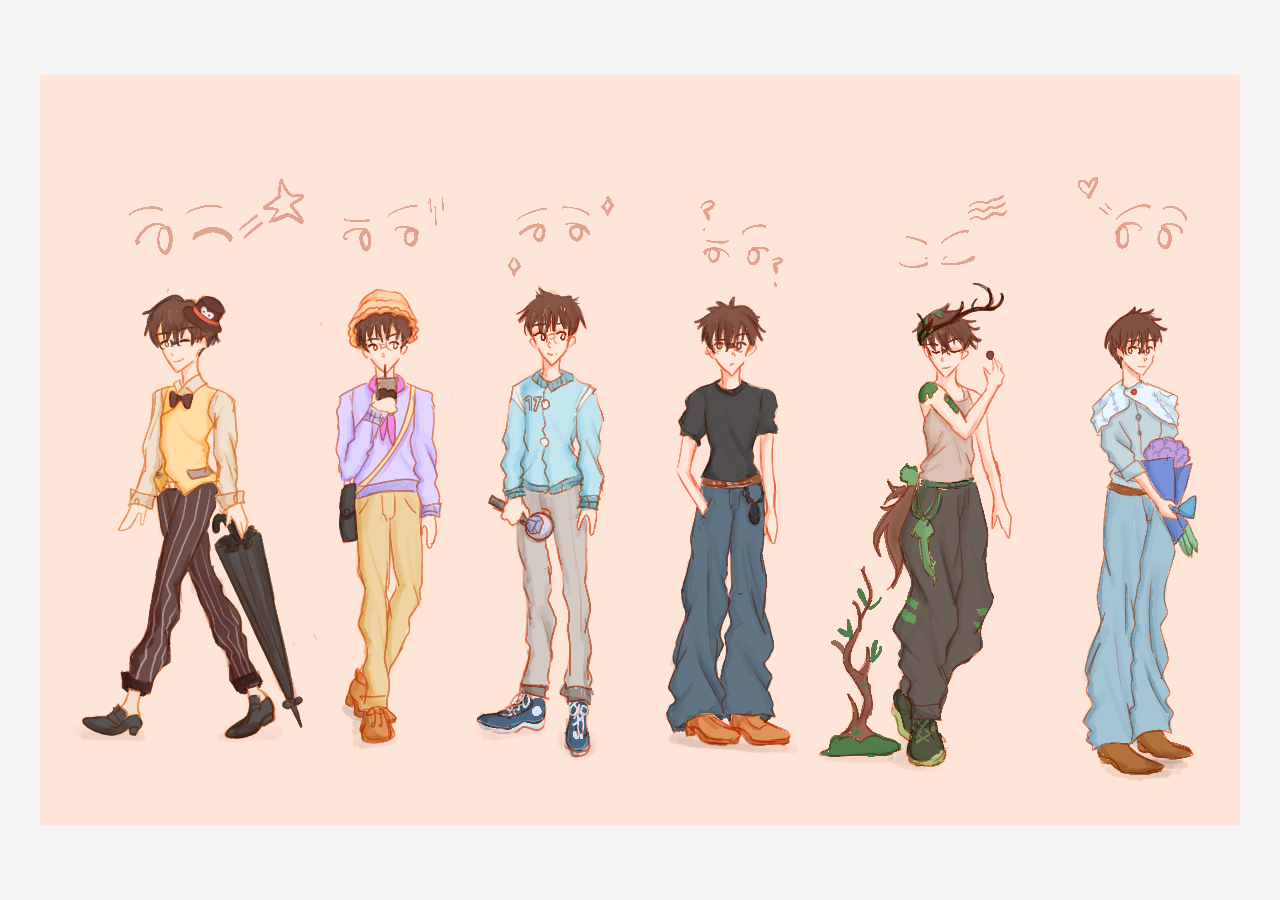
<file: everypictureexperiment/index.html>
<!DOCTYPE html>
<html lang="en">
<head>
    <meta charset="UTF-8">
    <meta name="viewport" content="width=device-width, initial-scale=1.0">
    <title>Every Picture Experiment</title>
    <link rel = "stylesheet" href="styles.css">
    <script src="script.js" defer></script>
</head>
<body>
    <div class="image-container">

    <!-- Main Image -->
    <img id="mainImage" src="images/mainimage.svg" class="layer">

    <!-- Outline Layers -->
    <img src="images/orangehover.svg" class="layer outline">
    <img src="images/pinkhover (1).svg" class="layer outline">
    <img src="images/bluehover.svg" class="layer outline">
    <img src="images/grayhover.svg" class="layer outline">
    <img src="images/greenhover.svg" class="layer outline">
    <img src="images/lavenderhover.svg" class="layer outline">

    <!-- Image Hover Zones -->
    <div class="hover-zone" style="top: 200px; left: 90px;"></div>
    <div class="hover-zone" style="top: 200px; left: 250px;"></div>
    <div class="hover-zone" style="top: 200px; left: 450px;"></div>
    <div class="hover-zone" style="top: 200px; left: 625px;"></div>
    <div class="hover-zone" style="top: 200px; left: 850px;"></div>
    <div class="hover-zone" style="top: 200px; left: 1050px;"></div>
    

</div>
</body>
</html>
</file>
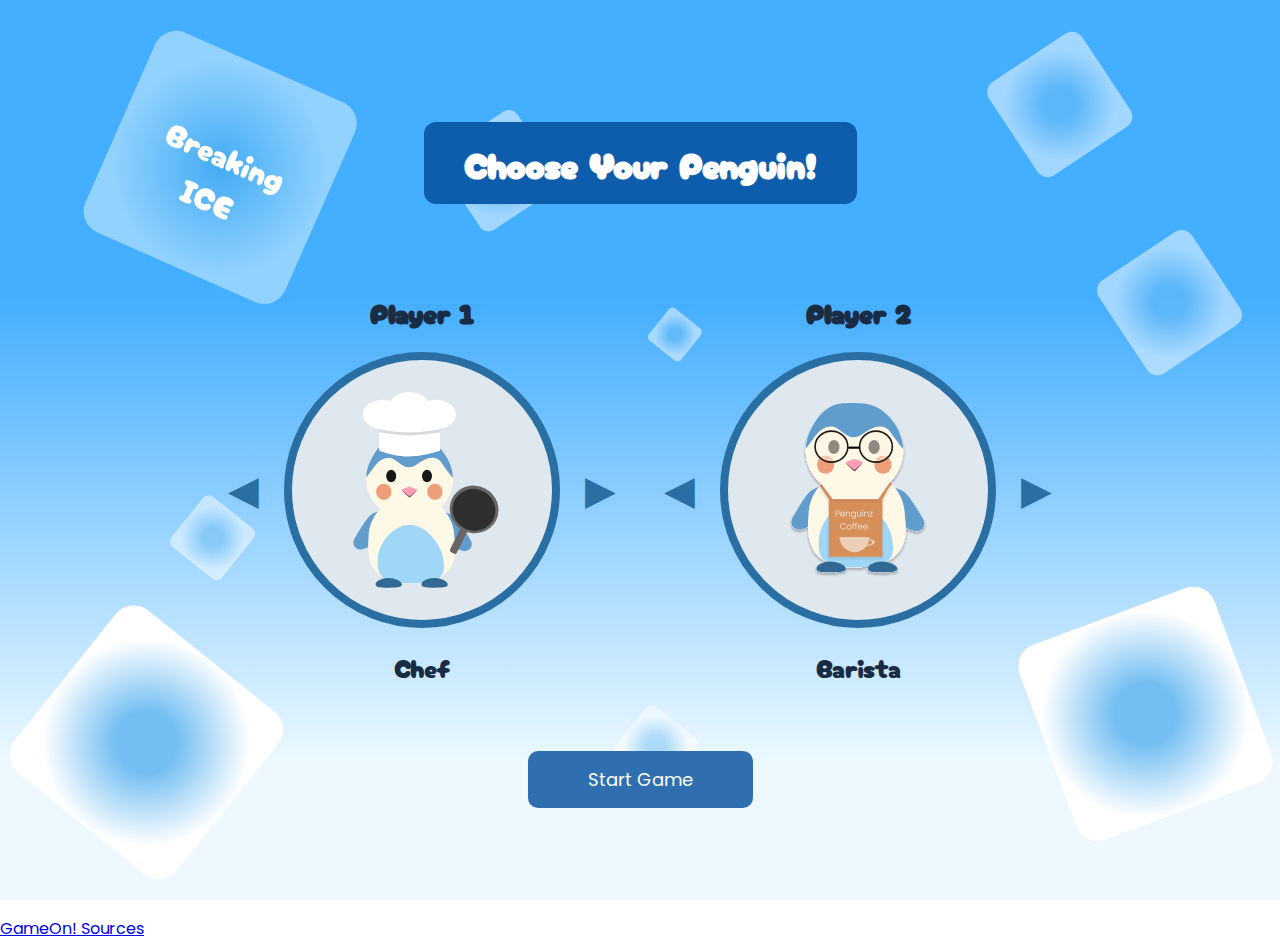
<file: finalgameoncode/index.html>
<!DOCTYPE html>
<html lang="en">
<head>
    <meta charset="UTF-8">
    <meta name="viewport" content="width=device-width, initial-scale=1.0">
    <title>Breaking Ice</title>
    <link rel="stylesheet" href="styles.css">
    <script src="script.js" defer></script>
    <link rel="preconnect" href="https://fonts.googleapis.com">
    <link href="https://fonts.googleapis.com/css2?family=Cherry+Bomb+One&family=Poppins:ital,wght@0,100;0,200;0,300;0,400;0,500;0,600;0,700;0,800;0,900;1,100;1,200;1,300;1,400;1,500;1,600;1,700;1,800;1,900&display=swap" rel="stylesheet">
</head>

<body>

    <!-- Overlay -->

    <div id="avatarOverlay">

        <h2 class="overlayTitle">Choose Your Penguin!</h2>

        <div class="avatar-selection">

            <!-- Player 1 -->

            <div class="avatar-picker">

                <h3>Player 1</h3>

                <div class="penguin-circle">
                    <button id="p1Left" class="arrow">&#9664;</button>
                    <img id="p1Avatar" src="images/penguinChef.svg" alt = "chef penguin">
                    <button id="p1Right" class="arrow">&#9654;</button>
                </div>

                <p class="penguinName" id="p1Name">Chef</p>

            </div>


            <!-- Player 2 -->

            <div class="avatar-picker">

                <h3>Player 2</h3>

                <div class="penguin-circle">
                    <button id="p2Left" class="arrow">&#9664;</button>
                    <img id="p2Avatar" src="images/penguinBarista.svg" alt = "barista penguin">
                    <button id="p2Right" class="arrow">&#9654;</button>
                </div>

                <p class="penguinName" id="p2Name">Barista</p>

            </div>

        </div>

        <button id="confirmSelection">Start Game</button>

    </div>


    <!-- Main Game  -->

    <div class="container">

        <aside class="sidebar">

            <h1>Breaking ICE</h1>

            <h2>Instructions!</h2>

            <ul>
                <li>Your goal is to reach 25 points before your opponent!</li>
                <li>Each turn, a player rolls two dice. If neither die shows a 1, the total is added to the player's score.</li>
                <li>A player may continue rolling or choose to pass and keep their points. </li>
                <li>If one die rolls a 1, the turn ends immediately and no points are gained. If both dice roll 1, the player breaks the ice and their total score resets to 0.</li>
                <li>Reach 25 points first while avoiding breaking the ice. Good luck players!</li>
            </ul>

        </aside>


        <main class="game-area">

            <h2 class="title">Roll the Ice?</h2>

            <div class="players">

                <!-- Player 1 -->

                <div class="player">
                    <div class="player-label">Player 1</div>
                    <div class="avatar-box" id="player1Avatar">Avatar</div>
                    <div class="score-box" id="scoreP1">Score: 0</div>
                </div>


                <!-- Dice Area -->

                <div class="dice-area">
                    <div id="game">
                        <img src="images/dice1.svg" width="70" alt = "dice 1">
                        <img src="images/dice2.svg" width="70" alt = "dice 2">
                    </div>
                </div>


                <!-- Player 2 -->

                <div class="player">
                    <div class="player-label">Player 2</div>
                    <div class="avatar-box" id="player2Avatar">Avatar</div>
                    <div class="score-box" id="scoreP2">Score: 0</div>
                </div>

            </div>


            <!-- Buttons -->

            <div id="actions">
                <button id="roll">Roll</button>
                <button id="pass">Pass</button>
                <button id="newGame" style="display:none;">Start New Game</button>
            </div>

        </main>

    </div>
    <footer class="footer">
        <p><a href="sources.html">GameOn! Sources</a></p>
    </footer>

</body>
</html>
</file>
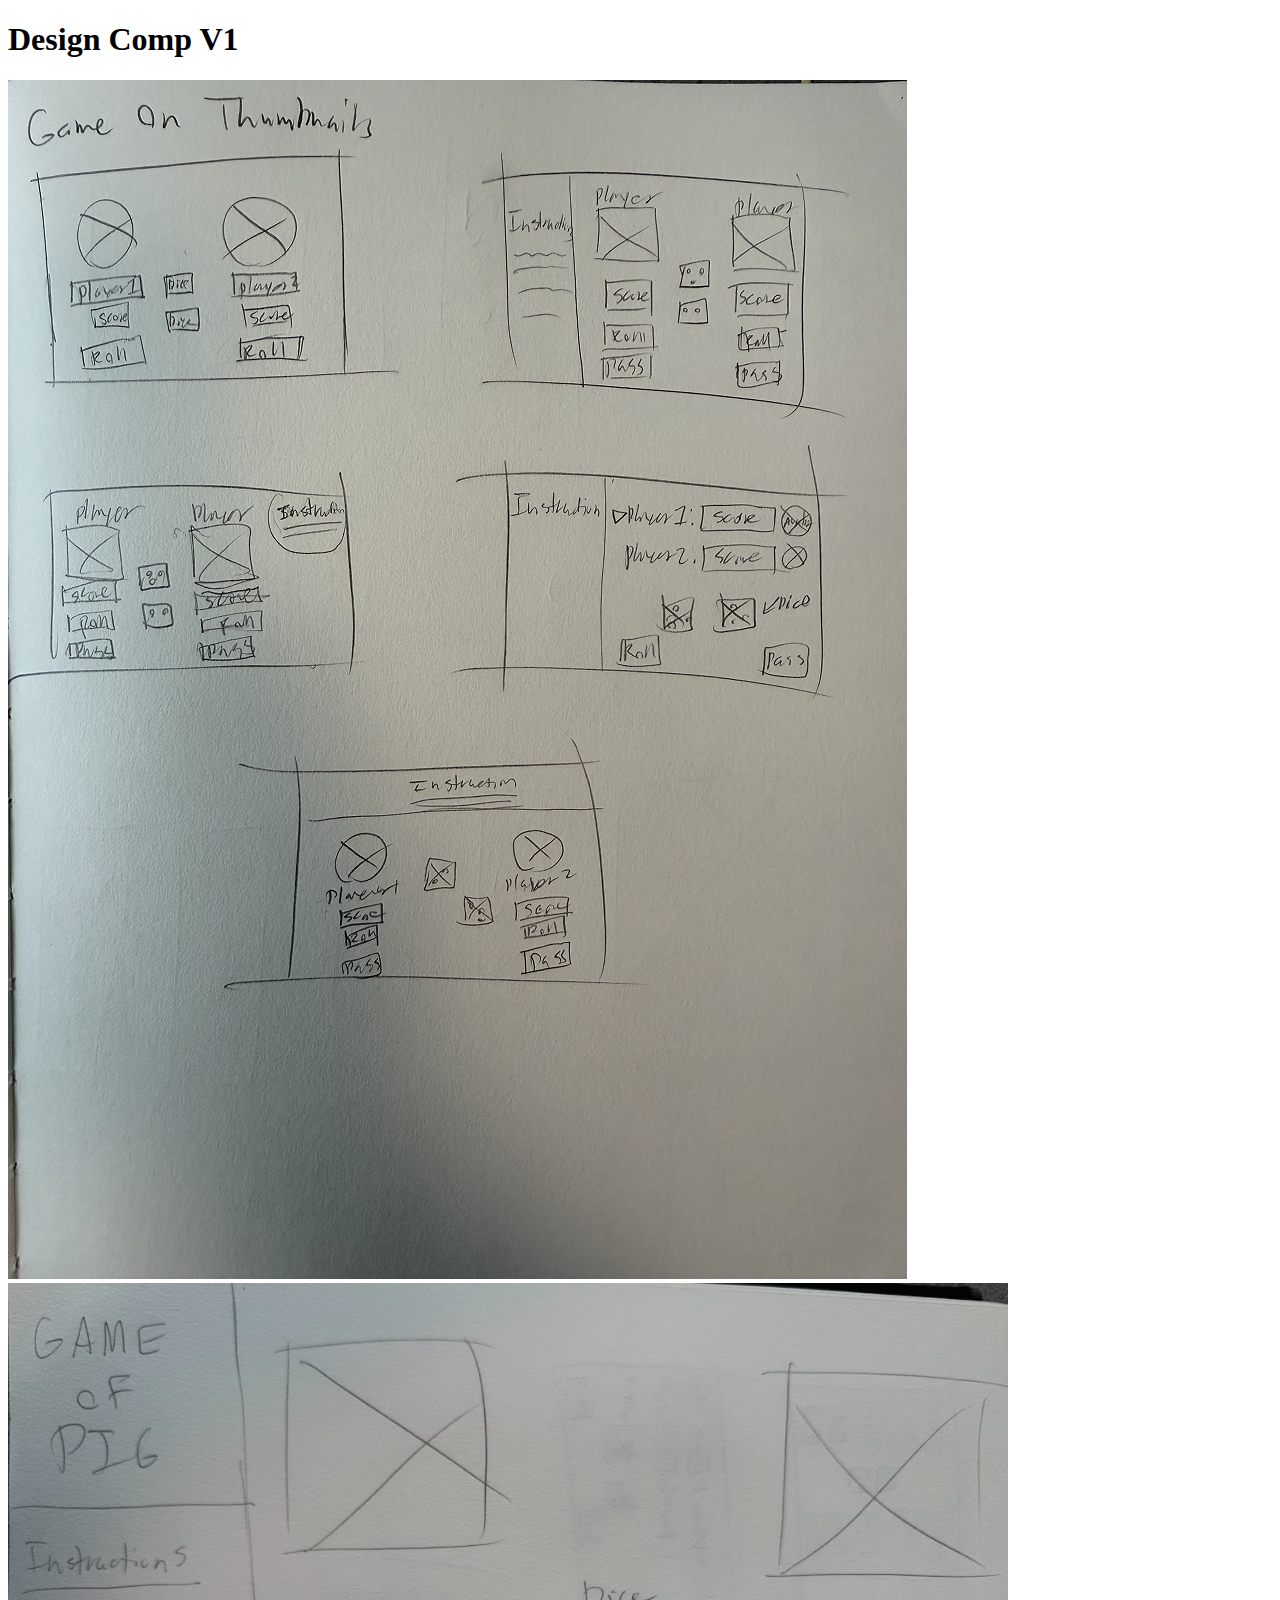
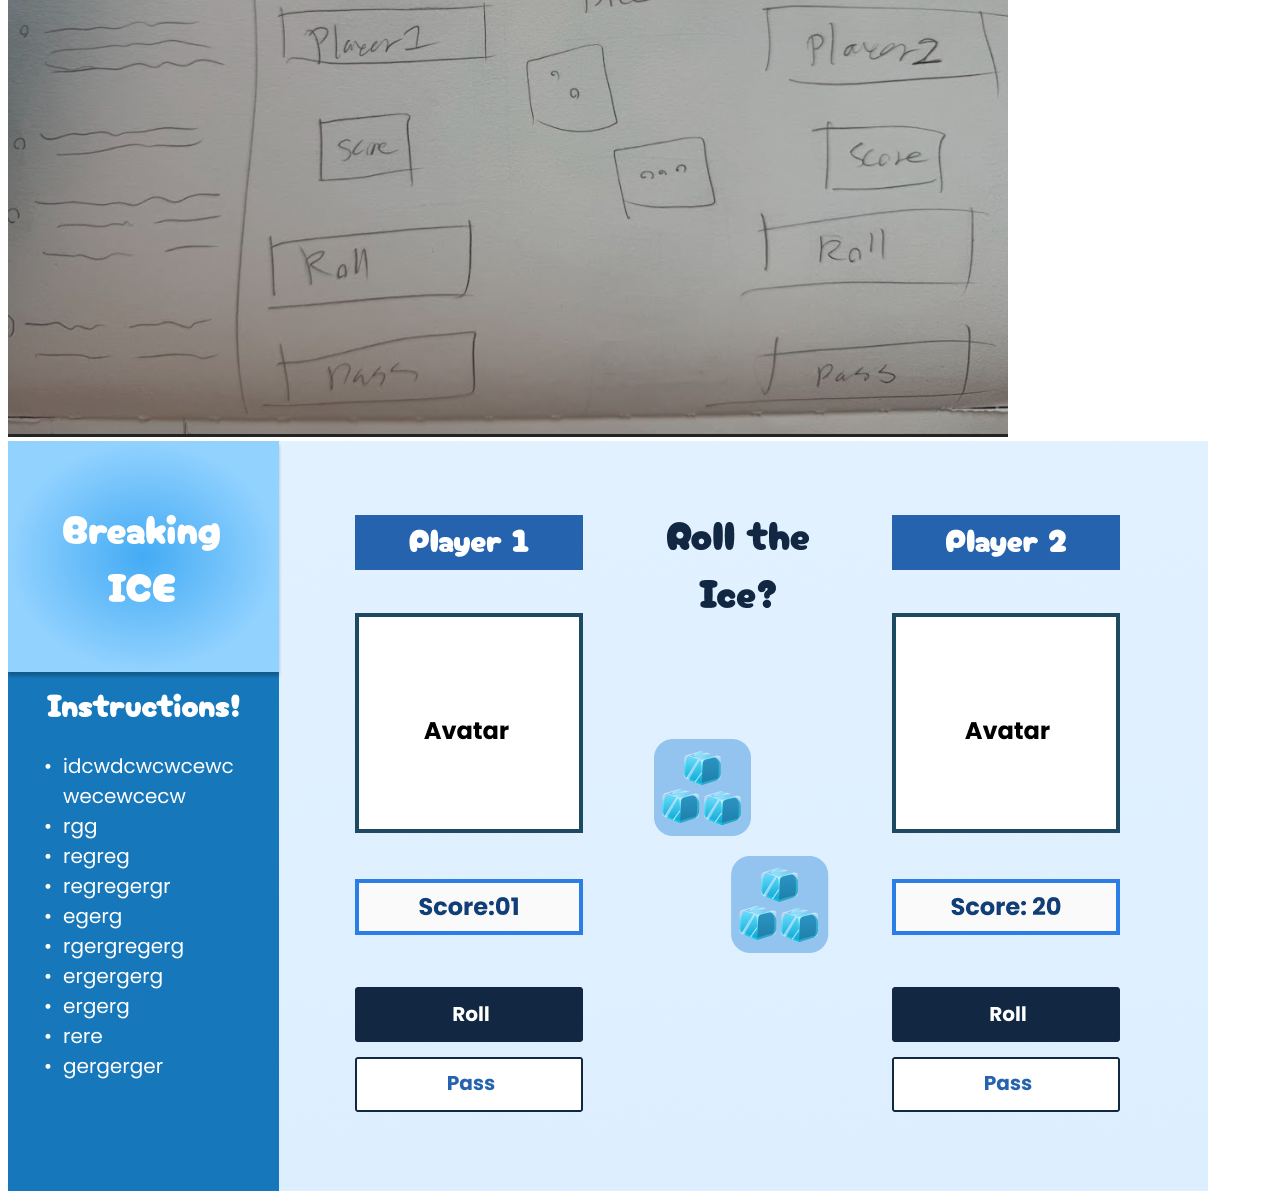
<file: gameonv1/index.html>
<!DOCTYPE html>
    <html lang="en">
    <head>
        <meta charset="UTF-8">
        <meta name="viewport" content="width=device-width, initial-scale=1.0">
        <title>Game On Design v1</title>
    </head>
    <body>
        <header>
            <h1>Design Comp V1</h1>
        </header>
        
        <main>
            <img src ="images/gameOnThumbnails.png"alt="sketch thumbnails">
            <img src ="images/gameOnSketch.png"alt="sketch big">
            <img src ="images/gameOnDesignComp.png"alt="digital design comp">
        </main>
        
    </body>
    </html>
</file>
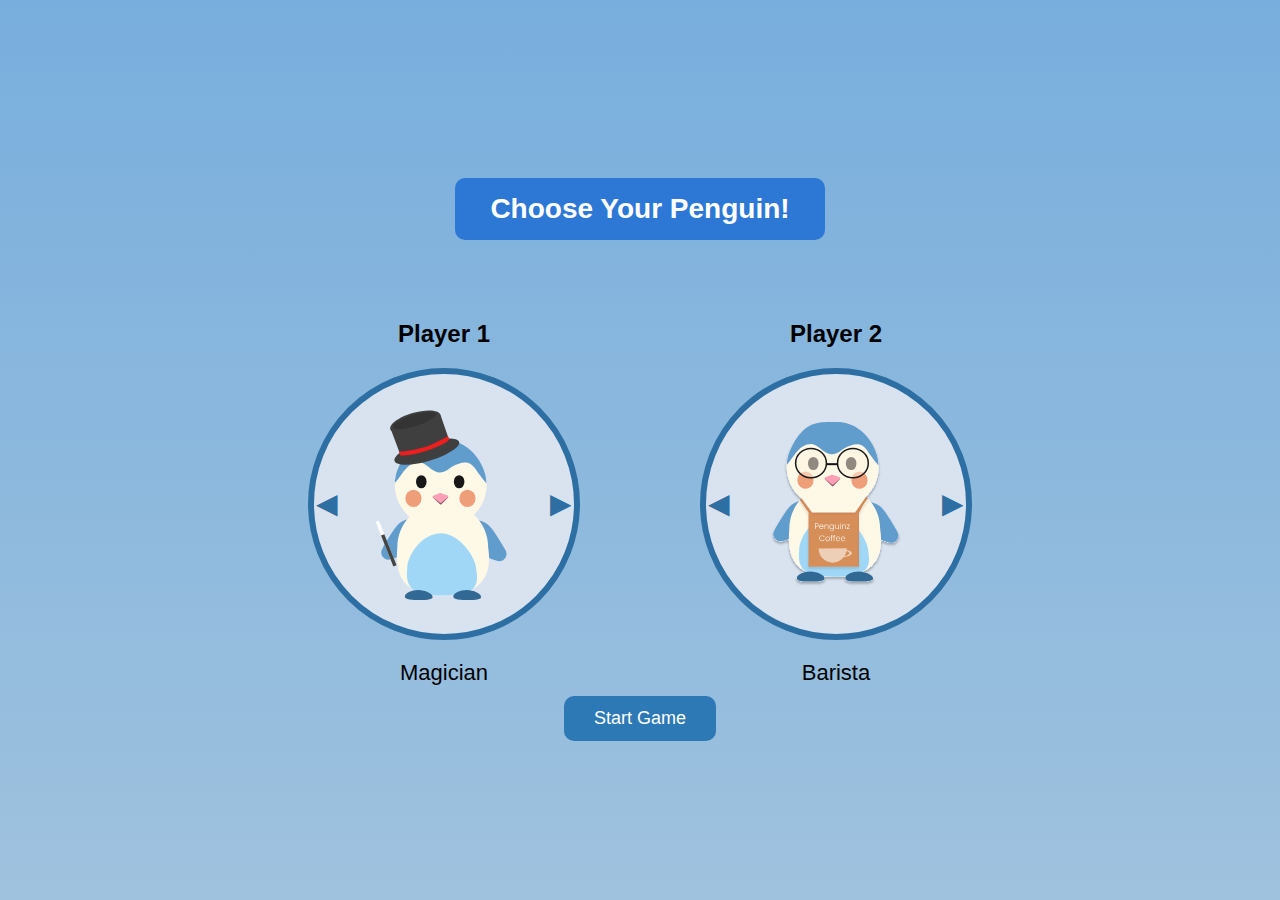
<file: gameonv1htmlcss/index.html>
<!DOCTYPE html>
<html lang="en">
<head>
<meta charset="UTF-8">
<meta name="viewport" content="width=device-width, initial-scale=1.0">
<title>GameOn! HTML CSS</title>

<link rel="stylesheet" href="styles.css">

<script src="script.js" defer></script>
</head>

<body>

<!-- AVATAR SELECTION OVERLAY -->

<div class="avatar-overlay" id="avatarOverlay">

<h1 class="overlay-title">Choose Your Penguin!</h1>

<div class="selection-area">

<!-- PLAYER 1 -->

<div class="avatar-picker">

<h2>Player 1</h2>

<div class="avatar-display">
<button class="arrow left">&#9664;</button>

<img id="p1Avatar" src="images/penguinMagician.svg" alt="penguin">

<button class="arrow right">&#9654;</button>
</div>

<p class="avatar-name">Magician</p>

</div>


<!-- PLAYER 2 -->

<div class="avatar-picker">

<h2>Player 2</h2>

<div class="avatar-display">
<button class="arrow left">&#9664;</button>

<img id="p2Avatar" src="images/penguinBarista.svg" alt="penguin">

<button class="arrow right">&#9654;</button>
</div>

<p class="avatar-name">Barista</p>

</div>

</div>

<button id="confirmSelection" class="confirm">Start Game</button>

</div>


<main>

<div class="container">

<!-- SIDEBAR -->

<aside class="sidebar">

<h2>Breaking ICE</h2>

<div class="instructions">

<h3>Instructions!</h3>

<ul>
<li>Roll the ice blocks (dice)!</li>
<li>If you roll a 1 on either ice block, you lose your turn.</li>
<li>If both ice blocks are 1's, you break the ice and your score resets to 0.</li>
<li>First player to 25 points wins!</li>

</ul>

</div>

</aside>


<!-- MAIN GAME AREA -->

<section class="game-area">

<h2 class="title">Roll the Ice?</h2>

<div id="gamecontrol"></div>

<div class="players">


<!-- PLAYER 1 -->

<div class="player">

<h3>Player 1</h3>

<div class="avatar" id="player1Avatar"></div>

<div class="score" id="score"></div>

</div>


<!-- DICE AREA -->

<div class="dice" id="game"></div>


<!-- PLAYER 2 -->

<div class="player">

<h3>Player 2</h3>

<div class="avatar" id="player2Avatar"></div>

<div class="score" id="actions"></div>

</div>

</div>

</section>

</div>

</main>

</body>
</html>
</file>
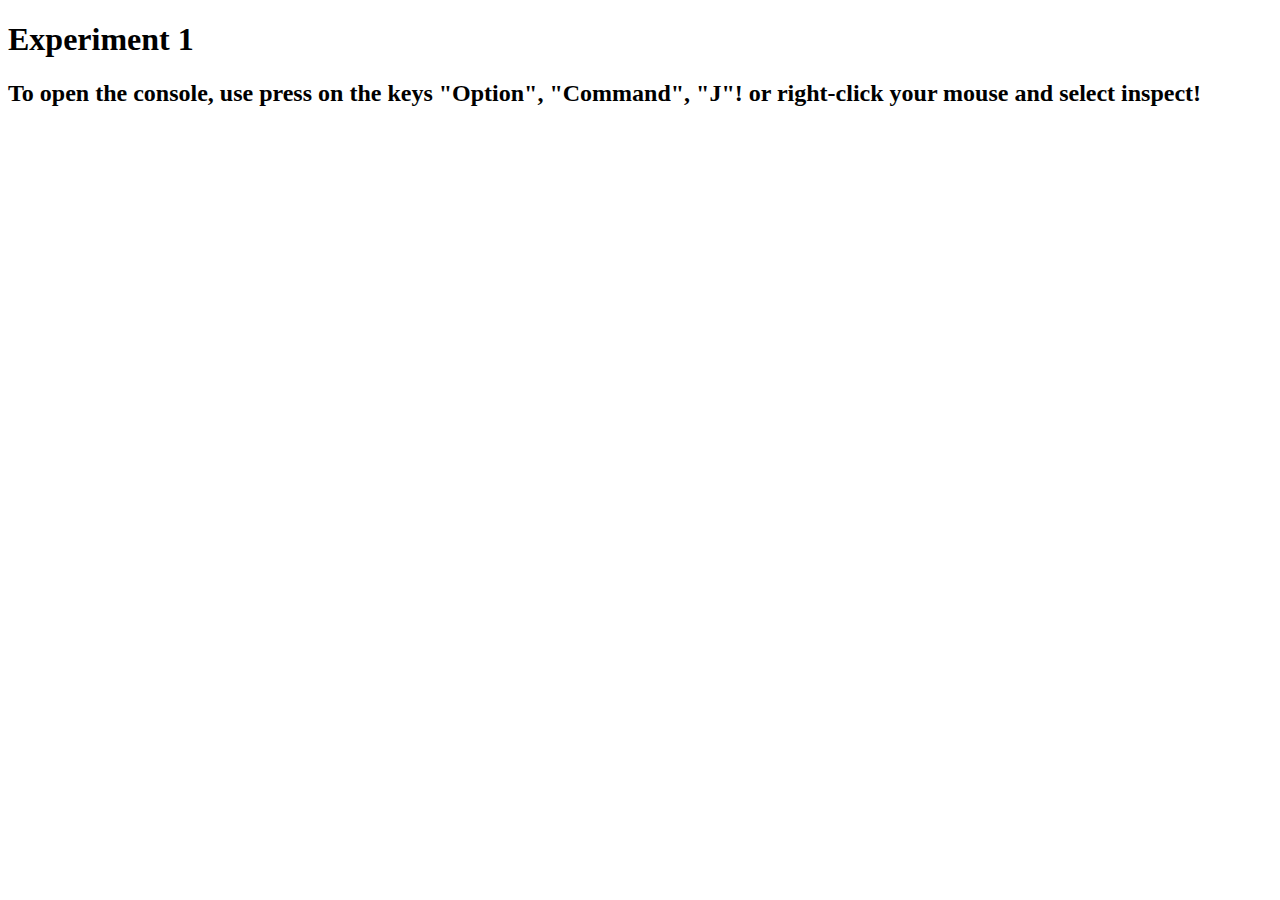
<file: exp/exp.html>
<!DOCTYPE html>
<html lang="en">
<head>
   <meta charset="UTF-8">
   <meta name="viewport" content="width=device-width, initial-scale=1.0">
   <title>Experiment 1</title>
</head>
<body>
   <h1>Experiment 1 </h1>
   <h2> To open the console, use press on the keys "Option", "Command", "J"! or right-click your mouse and select inspect!</h2>


   <script>
       // My program prompts the user to answer a question about how they're feeling. Since it's a bad feeling, the program generates a list from 1-100. The list has two phrases to cheer them up. But the whole idea is that the program is awkward at cheering the user up, making it a funny encounter.
       // var feeling = prompt("Hey! How are you today? (type something negative)", ""); is the sequence
       // for (var i = 1; i <= 100; i++) { is the loop
       // if (i % 3 === 0) {
       //     console.log("Fizz");
       // } else if (i % 5 === 0) {
       //     console.log("Buzz");
       // } else {
       //     console.log(i);
       // } is the selection


   console.log(`That's wonderful!! or um...I feel great you feel ba..umm..??? Anyways!!!! glad you're feeling ${feeling}, I think!! Let's cheer you up! look at numbers! Some of it's changed!`);
       var feeling= prompt("Hey! How are you today? (type something negative)", "");


       console.log(`That's wonderful!! or um...I feel great you feel ba..umm..??? Anyways!!!! glad you're feeling ${feeling}, I think!! Let's cheer you up! look at numbers! Some of it's changed!`);


       for ( var i=1; i <=100; i ++) {
           if (i % 3 === 0) {
               console.log("Pudding, isn't it good! I'm good at being positive!");
           } else if (i% 5 === 0){
               console.log ("Cheeseburger, isn't it good?!I'm so good at being positive!!...I think")
           } else{
               console.log (i);
           }
       }


   </script>
</body>
</html>
</file>
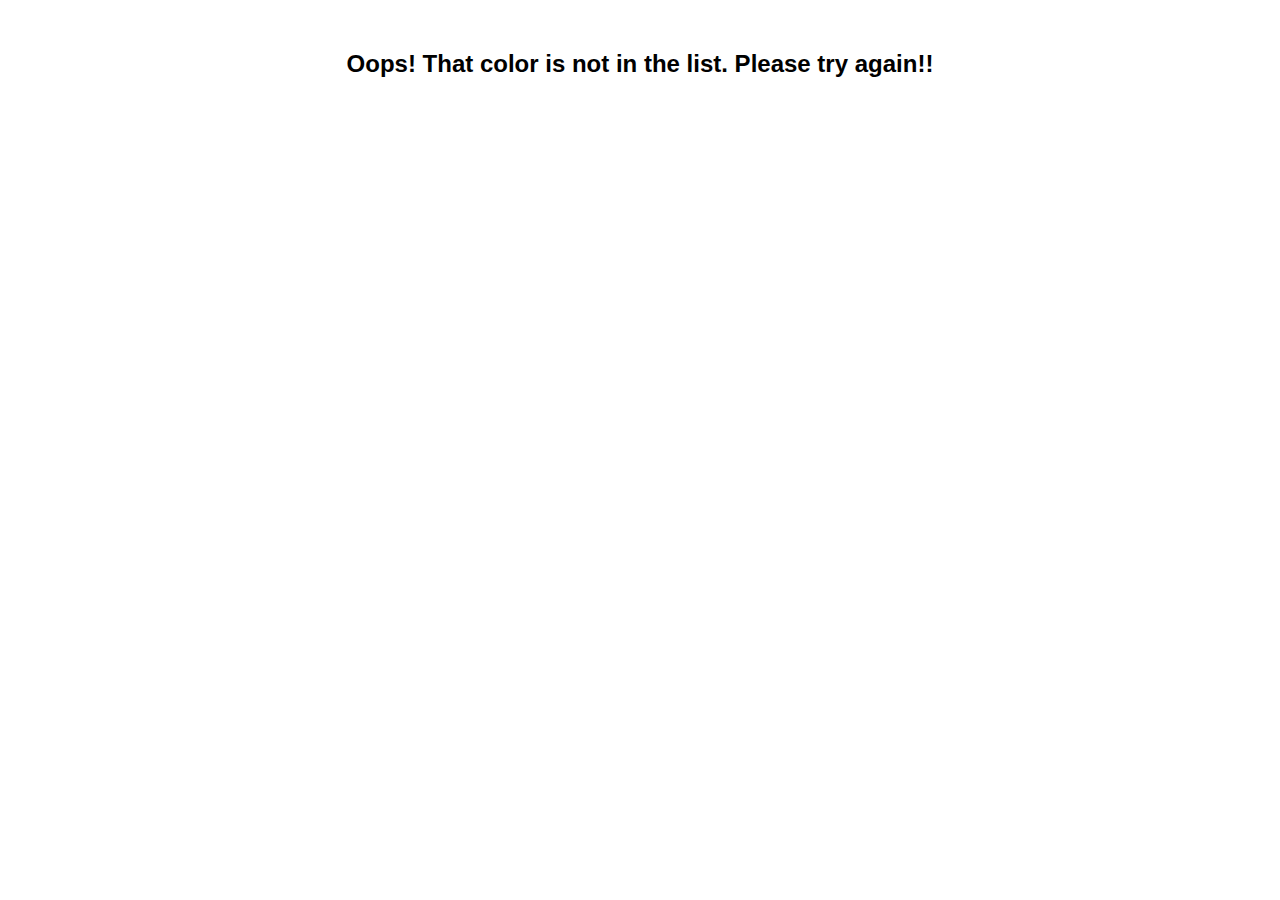
<file: exp/exp2.html>
<!DOCTYPE html>
<html lang="en">
<head>
    <meta charset="UTF-8">
    <meta name="viewport" content="width=device-width, initial-scale=1.0">
    <title>Experiment 2</title>
    <style>
        body {
            font-family: Arial;
            text-align: center;
            margin-top: 50px;
            margin-bottom: 20px;
        }
    </style>
</head>
<body>
    <h2 class="message"></h2>

    <script>
        // My experiment prompts the user to choose a list of colors from an array. Depending on the color typed, the browser would give a list of foods that are associated with the colors. If the user types in a color not from the list or mispells a color, the browser would prompt the user to try again and re-type their answer.
        var userColor = prompt("Hey! What kind of color are you hungry for today? (select from purple, blue, red, yellow)", "");
        var colors = ['purple', 'blue', 'red', 'yellow'];
        var uniqueMessage = document.querySelector(".message"); 

        if (userColor) userColor = userColor.toLowerCase();

        function isValidColor(color) {
            for (let i = 0; i < colors.length; i++) {
                if (color === colors[i]) {
                    return true;
                }
            }
            return false; 
        }

        if (isValidColor(userColor)) {
            document.body.style.backgroundColor = userColor;

            if (userColor === "red") {
                uniqueMessage.innerHTML = "Oooh <em> red!!...might I suggest some strawberries? How about some pizza? Maybe some tomato pasta?? That sounds good!!";
            } else if (userColor === "blue") {
                uniqueMessage.innerHTML = "Oooh <em> blue!!...might I suggest some blueberries? Maybe a blue dessert, like a blueberry pie, cheesecake, or muffins!";
            } else if (userColor === "yellow") {
                uniqueMessage.innerHTML = "Oooh <em> yellow!!...might I suggest some bananas? Or some eggs, maybe like an omelette! Ooh I've recently seen banana matcha lattes becoming popular!! Maybe a banana drink sounds wonderful!";
            } else if (userColor === "purple") {
                uniqueMessage.innerHTML = "Oooh <em> purple!!...might I suggest some ube? Have you heard of ube? It's a purple yam from the Philippines! I've seen some ube flavored coffee! Sounds good as a dessert don't you think!";
            } 
        }
            else {
                uniqueMessage.innerHTML = "Oops! That color is not in the list. Please try again!!";
        }
    </script>
</body>
</html>
</file>
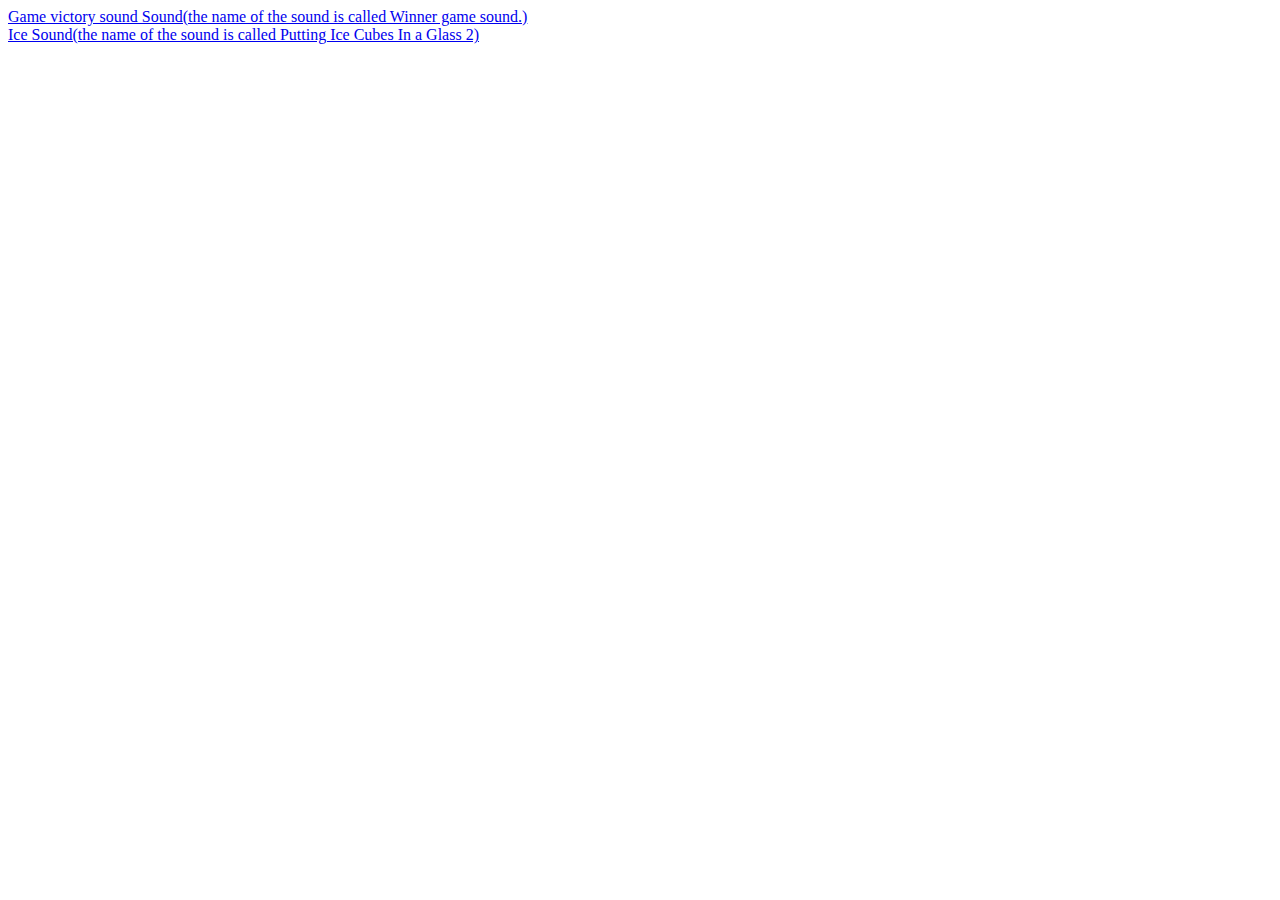
<file: finalgameoncode/sources.html>
<!DOCTYPE html>
<html lang="en">
<head>
    <meta charset="UTF-8">
    <meta name="viewport" content="width=device-width, initial-scale=1.0">
    <title>GameOn Sources</title>
</head>
<body>
    <li><a href="https://pixabay.com/sound-effects/search/victory%20win/">Game victory sound Sound(the name of the sound is called Winner game sound.)</a></li>
    <li><a href="https://pixabay.com/sound-effects/search/ice%20sound%20/">Ice Sound(the name of the sound is called Putting Ice Cubes In a Glass 2)</a></li>
</body>
</html>
</file>
<file: everypictureexperiment/styles.css>
body {
  margin: 0;
  display: flex;
  justify-content: center;
  align-items: center;
  height: 100vh;
  background: #f4f4f4;
}

.image-container {
  position: relative;
  width: 1200px;
  height: 750px;
}


.layer {
  position: absolute;
  top: 0;
  left: 0;
  width: 100%;
  height: 100%;
  object-fit: contain; 
  transition: opacity 0.3s ease;
}


#mainImage {
  position: absolute;
  top: 0;
  left: 0;
  width: 100%;
  z-index: 1;
  opacity: 1;
 
}


.outline {
  z-index: 2;
  opacity: 0;
  pointer-events: none;
}


.hover-zone {
  position: absolute;
  width: 120px; 
  height: 500px;
  cursor: pointer;
  z-index: 3;
  /* background: rgba(255, 0, 0, 0.3); */
}

#pictureoverlayorange {
  position: fixed;
  top: 0;
  left: 0;
  width: 100vw;
  height: 100vh;

  background-color: rgba(255, 140, 0, 0.95); 
  
  display: none; 

  justify-content: center;
  align-items: center;
  z-index: 100;
}

#pictureoverlayorange article {
  text-align: center;
  color: white;
}

#pictureoverlayorange img {
  max-width: 500px;
  display: block;
  margin: 0 auto 20px;
}
</file>
<file: finalgameoncode/styles.css>
body{
    margin:0;
    font-family: "Poppins", sans-serif;
    background-image:url("images/iceOverlayGameplay.svg"),linear-gradient(#d2ebff,#5fb2ff);
    background-repeat: no-repeat;
    background-size: contain, cover;
    background-position: center;
}

.container{
    display:flex;
    min-height:100vh;
}

html, body{
    height:100%;
}


/* Sidebar Instructions */

.sidebar{
    width:280px;
    background:#2874a6;
    color:white;
    padding:20px;
    
}

.sidebar h1{
    font-family:"Cherry Bomb One";
    font-size:36px;
}

.sidebar ul{
    margin-top:10px;
    line-height:1.4;
}


/* Game Area */

.game-area{
    flex:1;
    text-align:center;
}

.title{
    font-family:"Cherry Bomb One";
    font-size:40px;
    color:#1a2c44;
}


/* Player layout */

.players{
    display:flex;
    justify-content:center;
    align-items:center;
    gap:50px;
    margin-top:30px;
}

.player{
    text-align:center;
}

.player-label{
    background:#3c6fb3;
    color:white;
    padding:14px 40px;
    border-radius:6px;
    font-family:"Cherry Bomb One";
    font-size:24px;
}


/* Avatar */

.avatar-box{
    width:260px;
    height:260px;
    background:#eaeaea;
    border:5px solid #233a4f;
    display:flex;
    align-items:center;
    justify-content:center;
    margin:25px auto;
}

.avatar-box img{
    width:180px;
}


/* score boxes */

.score-box{
    border:4px solid #3c6fb3;
    padding:14px;
    font-size:24px;
    font-family: "Poppins", sans-serif;
    font-weight:bold;
    background:white;
}


/* Dice */

.dice-area{
    width:220px;
}

.dice-area img{
    width:120px;
    margin:0 5px;
}


/* Action Buttons */

#actions{
    margin-top:40px;
    display:flex;
    flex-direction:column;
    align-items:center;
    gap:10px;
    transform: translateY(-80px);
}

#roll{
    background:#132c4a;
    border:2px solid #132c4a;
    font-family: "Poppins", sans-serif;
    color:white;
    padding:15px 80px;
    font-size:18px;
    border-radius:5px;
}

#roll:hover{
    background: rgb(43, 87, 232);
    color: #ffffff;
    border:2px solid #132c4a;
}

#pass{
    background:white;
    border:2px solid #132c4a;
    font-family: "Poppins", sans-serif;
    padding:15px 75px;
    font-size:18px;
    border-radius:5px;
}

#pass:hover{
    background:#6290bf;
    color: white;
}

#newGame{
    background:#0a4882;
    color:white;
    border:none;
    margin-top:25px;
    padding:15px 35px;
    font-size:18px;
    border-radius:5px;
}

#newGame:hover{
    background:rgb(68, 174, 255);
}


/* Selecting avatar overlay */

#avatarOverlay{
    position: fixed;
    top:0;
    left:0;
    width:100%;
    height:100%;
    background-image:url("images/iceOverlay.svg"),linear-gradient(0deg, rgba(237,249,255,1) 15%, rgb(68, 174, 255) 67%);
    background-repeat: no-repeat;
    background-size: contain, cover;
    background-position: center;
    display:flex;
    flex-direction:column;
    align-items:center;
    justify-content:center;
    z-index:1;
}


/* Overlay Title */

.overlayTitle{
    font-family:"Cherry Bomb One";
    font-size:36px;
    background:#0e5dac;
    color:white;
    padding:15px 40px;
    border-radius:12px;
    margin-bottom:60px;
}


/* Selecting avatar */

.avatar-selection{
    display:flex;
    gap:160px;
    align-items:center;
}


/* Player Picker */

.avatar-picker{
    text-align:center;
}

.avatar-picker h3{
    font-family:"Cherry Bomb One";
    font-size:28px;
    color:#1a2c44;
    margin-bottom:20px;
}


/* Penguin Circle */

.penguin-circle{
    width:260px;
    height:260px;
    border-radius:50%;
    border:8px solid #2a6fa3;
    background:#dfe7ef;
    display:flex;
    align-items:center;
    justify-content:center;
    position:relative;
}

.penguin-circle img{
    width:170px;
}


/* Arrows */

.arrow{
    position:absolute;
    background:none;
    border:none;
    font-size:40px;
    cursor:pointer;
    color:#2a6fa3;
}

#p1Left,#p2Left{
    left:-70px;
}

#p1Right,#p2Right{
    right:-70px;
}


/* Penguin Name */

.penguinName{
    font-family:"Cherry Bomb One";
    font-size:26px;
    color:#1a2c44;
    margin-top:20px;
}


/* GameStart */

#confirmSelection{
    font-family: "Poppins", sans-serif;
    margin-top:40px;
    background:#2f6fb0;
    color:white;
    border:none;
    padding:15px 60px;
    font-size:18px;
    border-radius:10px;
    cursor:pointer;
}

#confirmSelection:hover{
    background:#1c4d7e;
}
</file>
<file: gameonv1htmlcss/styles.css>
body{
    margin:0;
    font-family: Arial, sans-serif;
    background: linear-gradient(to right, #c8d6e5, #b7c9d9);
}

/* main layout  */

.container{
    display:flex;
    height:100vh;
}

/* SIDEBAR */

.sidebar{
    width:250px;
    background: linear-gradient(#7eb3d6, #166fb4);
    color:white;
    padding:30px;
}

.sidebar h1{
    font-size:32px;
    text-align:center;
}

.instructions{
    margin-top:40px;
}

.instructions ul{
    padding-left:20px;
}

/* main game area */

.game-area{
    flex:1;
    padding:40px;
}

.title{
    text-align:center;
    margin-bottom:40px;
}

/* player layout */

.players{
    display:flex;
    justify-content:space-around;
    align-items:center;
}

/* player cards */

.player{
    text-align:center;
}

.player h3{
    background:#2e63a3;
    color:white;
    padding:10px 30px;
    border-radius:4px;
}

/* avatar placeholder */

.avatar{
    width:200px;
    height:200px;
    border:3px solid #334;
    margin:20px auto;
    display:flex;
    justify-content:center;
    align-items:center;
}

/* scores */

.score{
    border:3px solid #3f78c6;
    padding:10px;
    margin-bottom:20px;
}

/* buttons */

.roll{
    background:#152c46;
    color:white;
    border:none;
    padding:12px 40px;
    margin:5px;
    border-radius: 10px;
}

.pass{
    background:#ddd;
    border:2px solid #333;
    padding:12px 40px;
    margin:5px;
    border-radius: 10px;
}

/* DICE

.dice img{
    width:120px;
} */

/* -----------------------
AVATAR SELECTION OVERLAY
----------------------- */

.avatar-overlay{
    position:fixed;
    top:0;
    left:0;
    width:100%;
    height:100vh;

    display:flex;
    flex-direction:column;
    align-items:center;
    justify-content:center;

    background: linear-gradient(#78aedd,#9fc2de);
    z-index:999;
}

/* title */

.overlay-title{
    background:#2c78d4;
    color:white;
    padding:15px 35px;
    border-radius:10px;
    margin-bottom:60px;
    font-size:28px;
}

/* layout */

.selection-area{
    display:flex;
    gap:120px;
}

/* player section */

.avatar-picker{
    text-align:center;
}

/* avatar circle */

.avatar-display{
    display:flex;
    align-items:center;
    justify-content:center;
    gap:20px;

    border:6px solid #2d6fa2;
    border-radius:50%;
    width:260px;
    height:260px;

    background:#d9e3ef;
    margin:20px auto;
}

.avatar-display img{
    width:160px;
}

/* arrows */

.arrow{
    border:none;
    background:none;
    font-size:28px;
    cursor:pointer;
    color:#2d6fa2;
}

/* avatar names */

.avatar-name{
    font-size:22px;
    margin:10px 0;
}

/* confirm buttons */

.confirm{
    background:#2d79b5;
    color:white;
    border:none;
    padding:12px 30px;
    border-radius:10px;
    font-size:18px;
    cursor:pointer;
}

.confirm:hover{
    background:#1e5e90;
}
</file>
